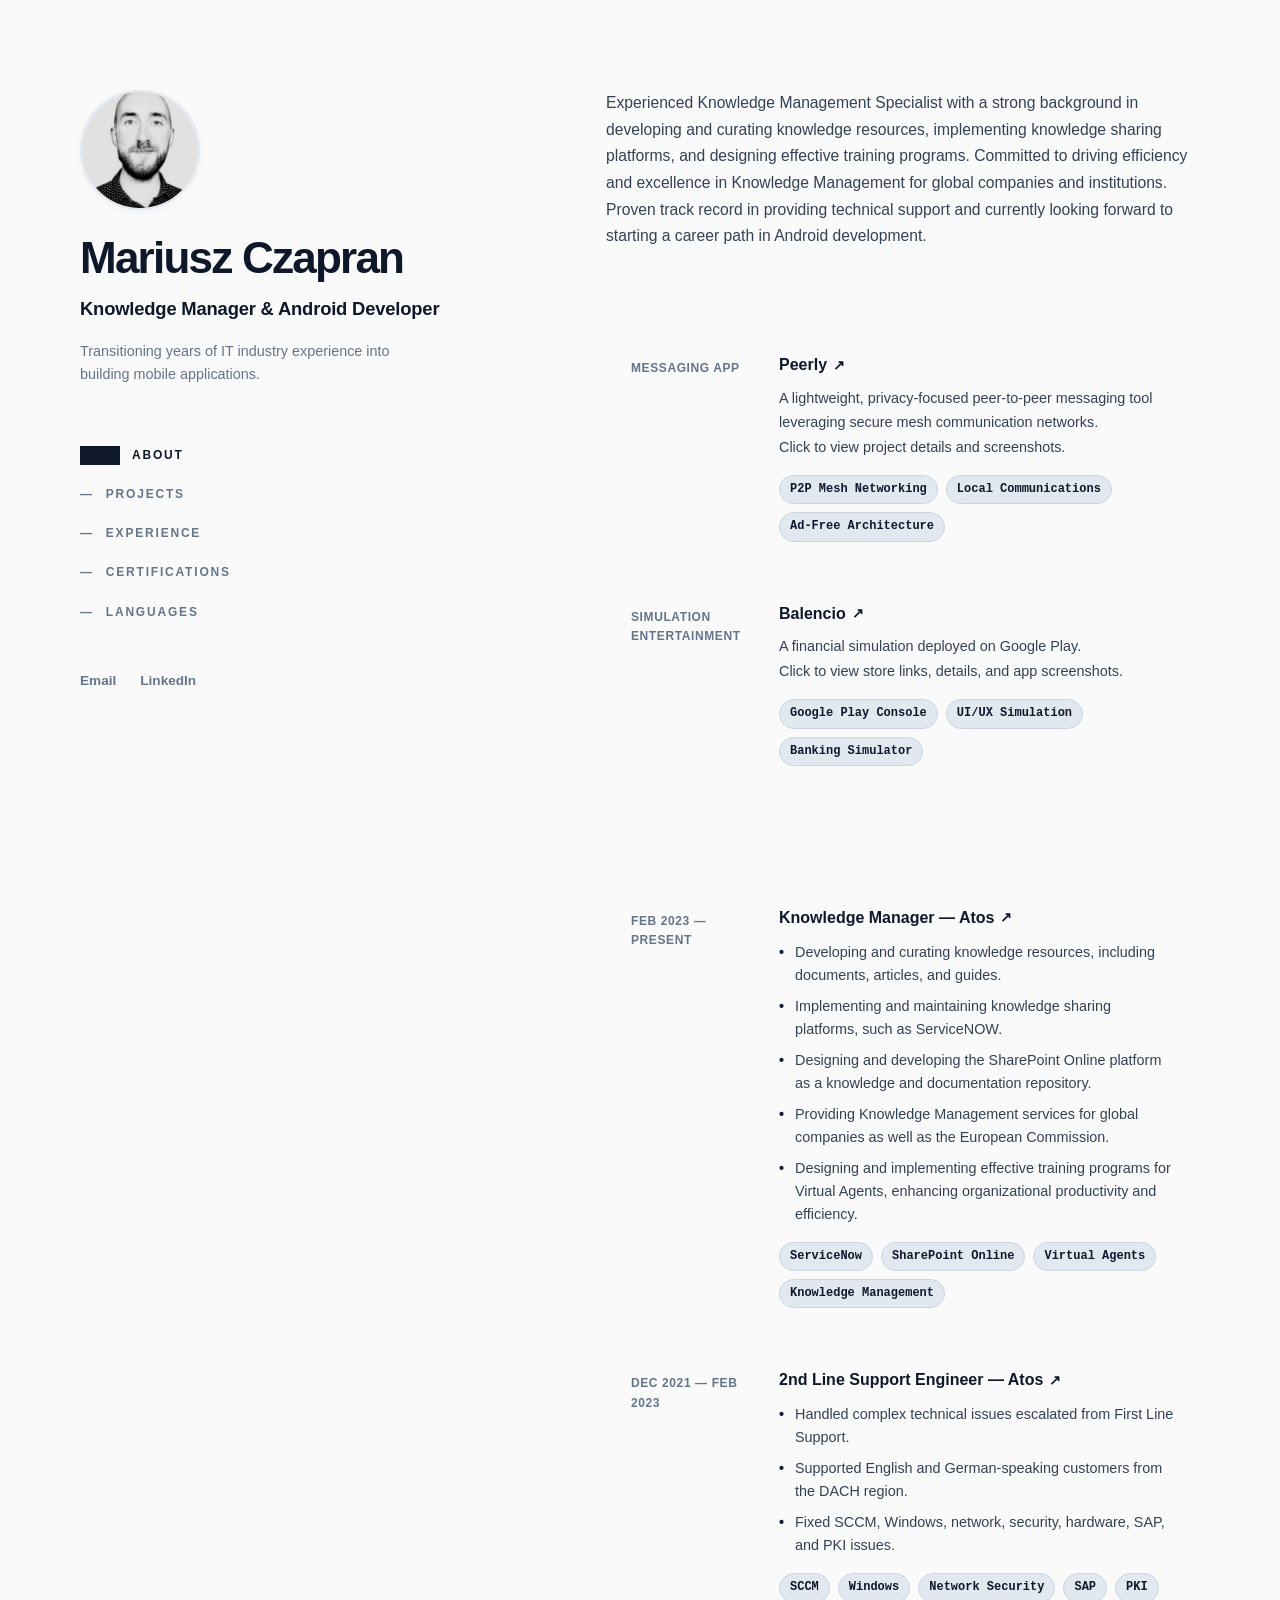
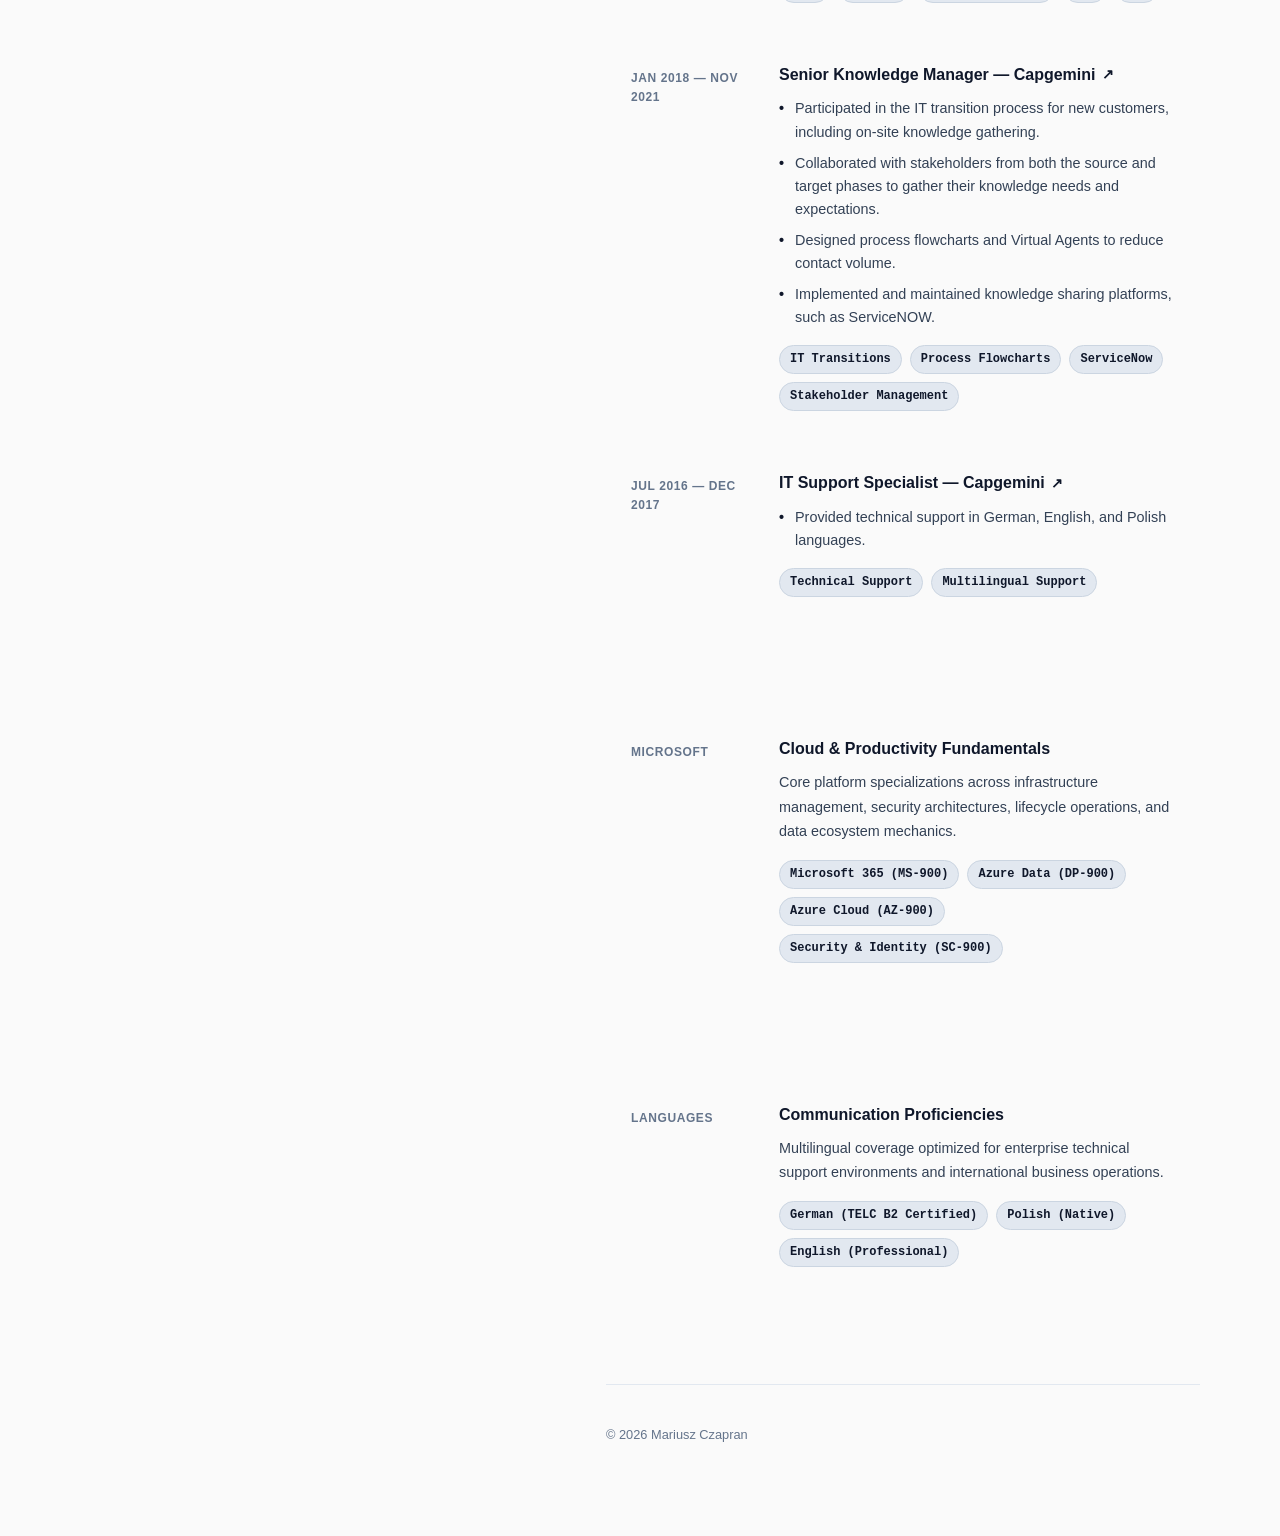
<file: index.html>
<!DOCTYPE html>
<html lang="en">
<head>
    <meta charset="UTF-8">
    <meta name="viewport" content="width=device-width, initial-scale=1.0">
    <title>Mariusz Czapran — Knowledge Manager & Android Developer</title>
    <link rel="stylesheet" href="style.css">
</head>
<body>
    <div class="container">
        <!-- LEFT COLUMN: Fixed Header & Navigation -->
        <header class="left-column">
            <div class="header-main-content">
                <!-- Profile Photo Container -->
                <div class="profile-photo-container">
                    <img src="profile.jpg" alt="Mariusz Czapran" class="profile-photo">
                </div>

                <h1 class="name">Mariusz Czapran</h1>
                <h2 class="title">Knowledge Manager & Android Developer</h2>
                <p class="tagline">Transitioning years of IT industry experience into building mobile applications.</p>
                
                <!-- Expanded Navigation Links -->
                <nav class="nav-links">
                    <a href="#about" class="active"><span>—</span> ABOUT</a>
                    <a href="#projects"><span>—</span> PROJECTS</a>
                    <a href="#experience"><span>—</span> EXPERIENCE</a>
                    <a href="#certificates"><span>—</span> CERTIFICATIONS</a>
                    <a href="#languages"><span>—</span> LANGUAGES</a>
                </nav>

                <!-- TEXT-ONLY SOCIALS (Moved to Left Side) -->
                <div class="sidebar-socials">
                    <a href="mailto:marius.czapran@gmail.com">Email</a>
                    <a href="https://www.linkedin.com/in/mariusz-czapran-a88204319/" target="_blank">LinkedIn</a>
                </div>
            </div>
        </header>

        <!-- RIGHT COLUMN: Scrollable Content -->
        <main class="right-column">
            
            <!-- ABOUT SECTION -->
            <section id="about" class="content-section">
                <p>
                    Experienced Knowledge Management Specialist with a strong background in developing and curating knowledge resources, implementing knowledge sharing platforms, and designing effective training programs. Committed to driving efficiency and excellence in Knowledge Management for global companies and institutions. Proven track record in providing technical support and currently looking forward to starting a career path in Android development.
                </p>
            </section>

            <!-- PROJECTS SECTION -->
            <section id="projects" class="content-section">
                <!-- Peerly -->
                <div class="card" onclick="window.location.href='peerly.html'">
                    <div class="card-date">Messaging App</div>
                    <div class="card-content">
                        <h3>Peerly<span>↗</span></h3>
                        <p>A lightweight, privacy-focused peer-to-peer messaging tool leveraging secure mesh communication networks. <br>Click to view project details and screenshots.</p>
                        <div class="tags">
                            <span>P2P Mesh Networking</span>
                            <span>Local Communications</span>
                            <span>Ad-Free Architecture</span>
                        </div>
                    </div>
                </div>

                <!-- Balencio -->
                <div class="card" onclick="window.location.href='balencio.html'">
                    <div class="card-date">Simulation Entertainment</div>
                    <div class="card-content">
                        <h3>Balencio <span>↗</span></h3>
                        <p>A financial simulation deployed on Google Play. <br>Click to view store links, details, and app screenshots.</p>
                        <div class="tags">
                            <span>Google Play Console</span>
                            <span>UI/UX Simulation</span>
                            <span>Banking Simulator</span>
                        </div>
                    </div>
                </div>
            </section>

            <!-- EXPERIENCE SECTION -->
            <section id="experience" class="content-section">
                <!-- Atos - KM -->
                <div class="card">
                    <div class="card-date">Feb 2023 — Present</div>
                    <div class="card-content">
                        <h3>Knowledge Manager — Atos <span>↗</span></h3>
                        <ul class="role-bullets">
                            <li>Developing and curating knowledge resources, including documents, articles, and guides.</li>
                            <li>Implementing and maintaining knowledge sharing platforms, such as ServiceNOW.</li>
                            <li>Designing and developing the SharePoint Online platform as a knowledge and documentation repository.</li>
                            <li>Providing Knowledge Management services for global companies as well as the European Commission.</li>
                            <li>Designing and implementing effective training programs for Virtual Agents, enhancing organizational productivity and efficiency.</li>
                        </ul>
                        <div class="tags">
                            <span>ServiceNow</span>
                            <span>SharePoint Online</span>
                            <span>Virtual Agents</span>
                            <span>Knowledge Management</span>
                        </div>
                    </div>
                </div>

                <!-- Atos - 2nd Line -->
                <div class="card">
                    <div class="card-date">Dec 2021 — Feb 2023</div>
                    <div class="card-content">
                        <h3>2nd Line Support Engineer — Atos <span>↗</span></h3>
                        <ul class="role-bullets">
                            <li>Handled complex technical issues escalated from First Line Support.</li>
                            <li>Supported English and German-speaking customers from the DACH region.</li>
                            <li>Fixed SCCM, Windows, network, security, hardware, SAP, and PKI issues.</li>
                        </ul>
                        <div class="tags">
                            <span>SCCM</span>
                            <span>Windows</span>
                            <span>Network Security</span>
                            <span>SAP</span>
                            <span>PKI</span>
                        </div>
                    </div>
                </div>

                <!-- Capgemini - Senior KM -->
                <div class="card">
                    <div class="card-date">Jan 2018 — Nov 2021</div>
                    <div class="card-content">
                        <h3>Senior Knowledge Manager — Capgemini <span>↗</span></h3>
                        <ul class="role-bullets">
                            <li>Participated in the IT transition process for new customers, including on-site knowledge gathering.</li>
                            <li>Collaborated with stakeholders from both the source and target phases to gather their knowledge needs and expectations.</li>
                            <li>Designed process flowcharts and Virtual Agents to reduce contact volume.</li>
                            <li>Implemented and maintained knowledge sharing platforms, such as ServiceNOW.</li>
                        </ul>
                        <div class="tags">
                            <span>IT Transitions</span>
                            <span>Process Flowcharts</span>
                            <span>ServiceNow</span>
                            <span>Stakeholder Management</span>
                        </div>
                    </div>
                </div>

                <!-- Capgemini - Support -->
                <div class="card">
                    <div class="card-date">Jul 2016 — Dec 2017</div>
                    <div class="card-content">
                        <h3>IT Support Specialist — Capgemini <span>↗</span></h3>
                        <ul class="role-bullets">
                            <li>Provided technical support in German, English, and Polish languages.</li>
                        </ul>
                        <div class="tags">
                            <span>Technical Support</span>
                            <span>Multilingual Support</span>
                        </div>
                    </div>
                </div>
            </section>

            <!-- CERTIFICATIONS SECTION -->
            <section id="certificates" class="content-section">
                <div class="card unclickable">
                    <div class="card-date">Microsoft</div>
                    <div class="card-content">
                        <h3>Cloud & Productivity Fundamentals</h3>
                        <p>Core platform specializations across infrastructure management, security architectures, lifecycle operations, and data ecosystem mechanics.</p>
                        <div class="tags">
                            <span>Microsoft 365 (MS-900)</span>
                            <span>Azure Data (DP-900)</span>
                            <span>Azure Cloud (AZ-900)</span>
                            <span>Security & Identity (SC-900)</span>
                        </div>
                    </div>
                </div>
            </section>

            <!-- LANGUAGES SECTION -->
            <section id="languages" class="content-section">
                <div class="card unclickable">
                    <div class="card-date">Languages</div>
                    <div class="card-content">
                        <h3>Communication Proficiencies</h3>
                        <p>Multilingual coverage optimized for enterprise technical support environments and international business operations.</p>
                        <div class="tags">
                            <span>German (TELC B2 Certified)</span>
                            <span>Polish (Native)</span>
                            <span>English (Professional)</span>
                        </div>
                    </div>
                </div>
            </section>

            <!-- FOOTER -->
            <footer class="site-footer">
                <p>© 2026 Mariusz Czapran</p>
            </footer>
        </main>
    </div>

    <!-- Active Section Tracking Script -->
    <script>
        const sections = document.querySelectorAll('.content-section');
        const navLinks = document.querySelectorAll('.nav-links a');

        window.addEventListener('scroll', () => {
            let current = '';
            sections.forEach(section => {
                const sectionTop = section.offsetTop;
                if (pageYOffset >= sectionTop - 180) {
                    current = section.getAttribute('id');
                }
            });

            navLinks.forEach(link => {
                link.classList.remove('active');
                if (link.getAttribute('href') === `#${current}`) {
                    link.classList.add('active');
                }
            });
        });
    </script>
</body>
</html>
</file>
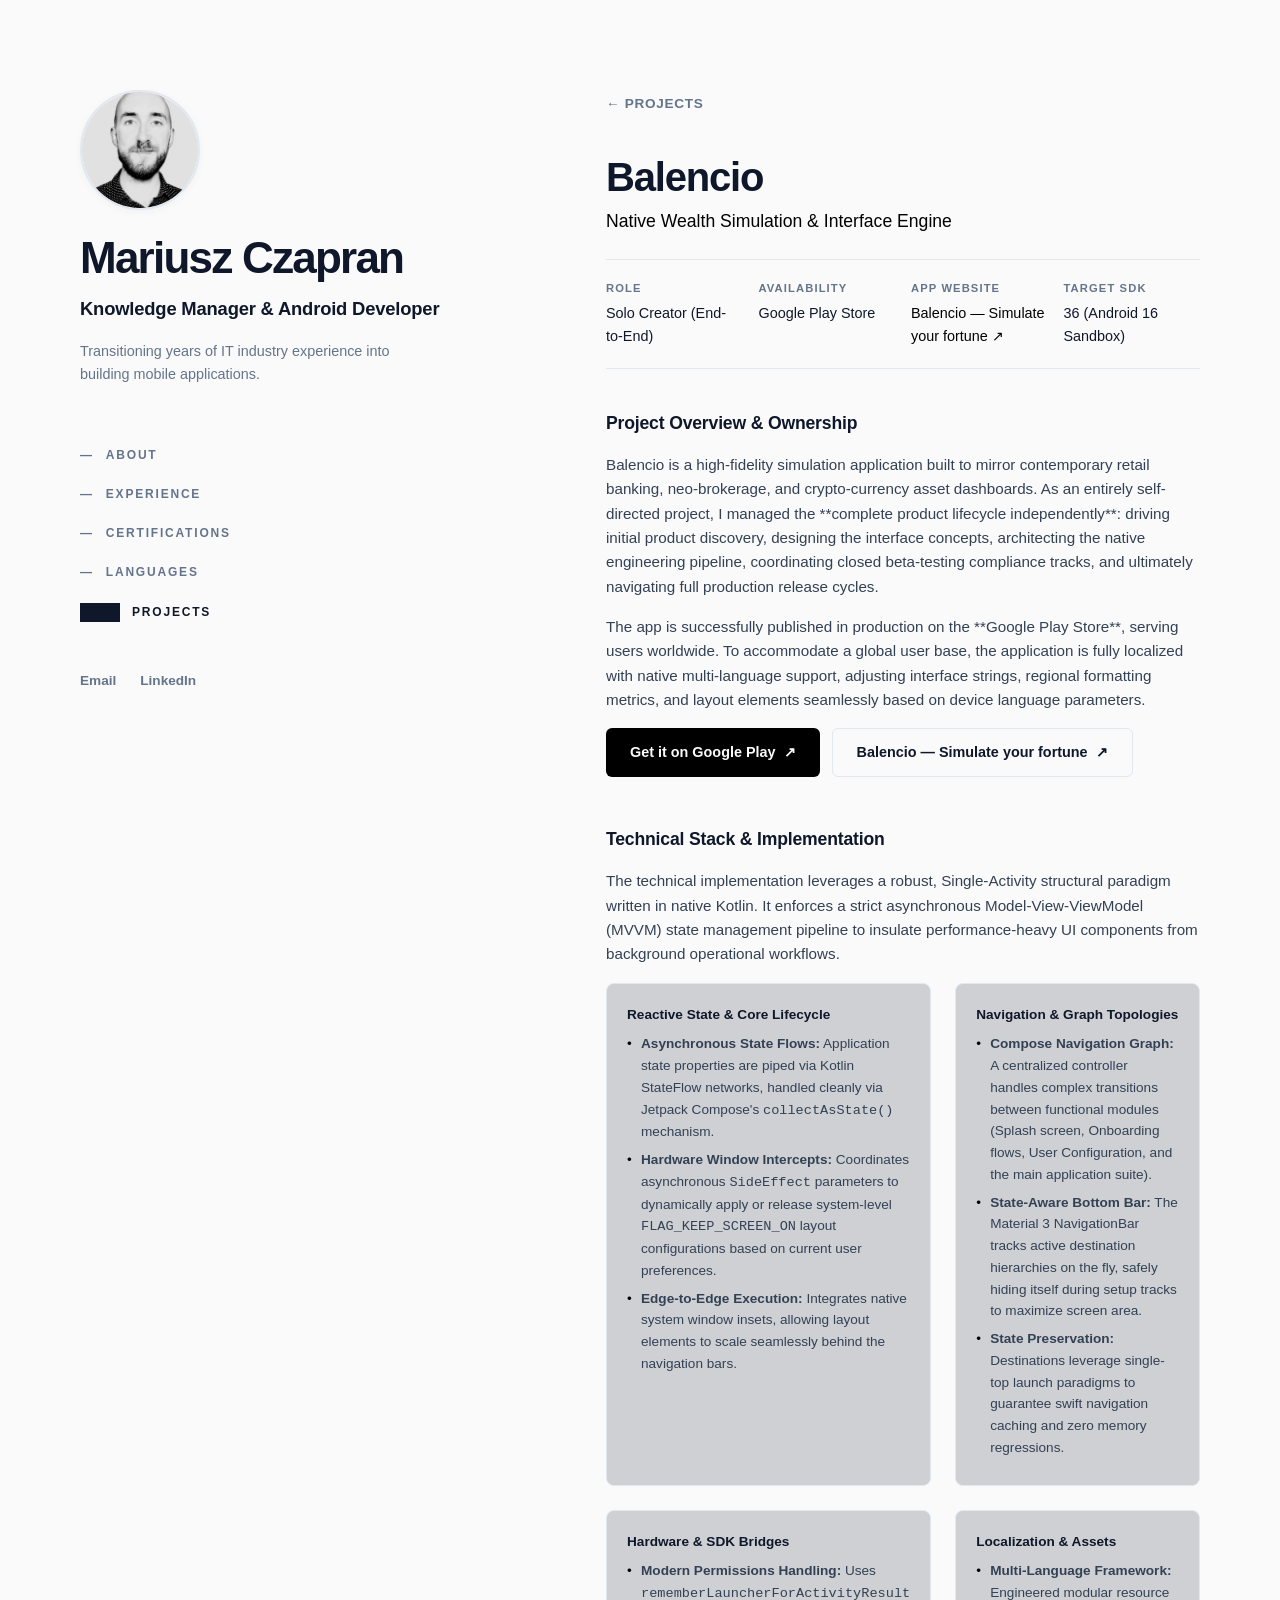
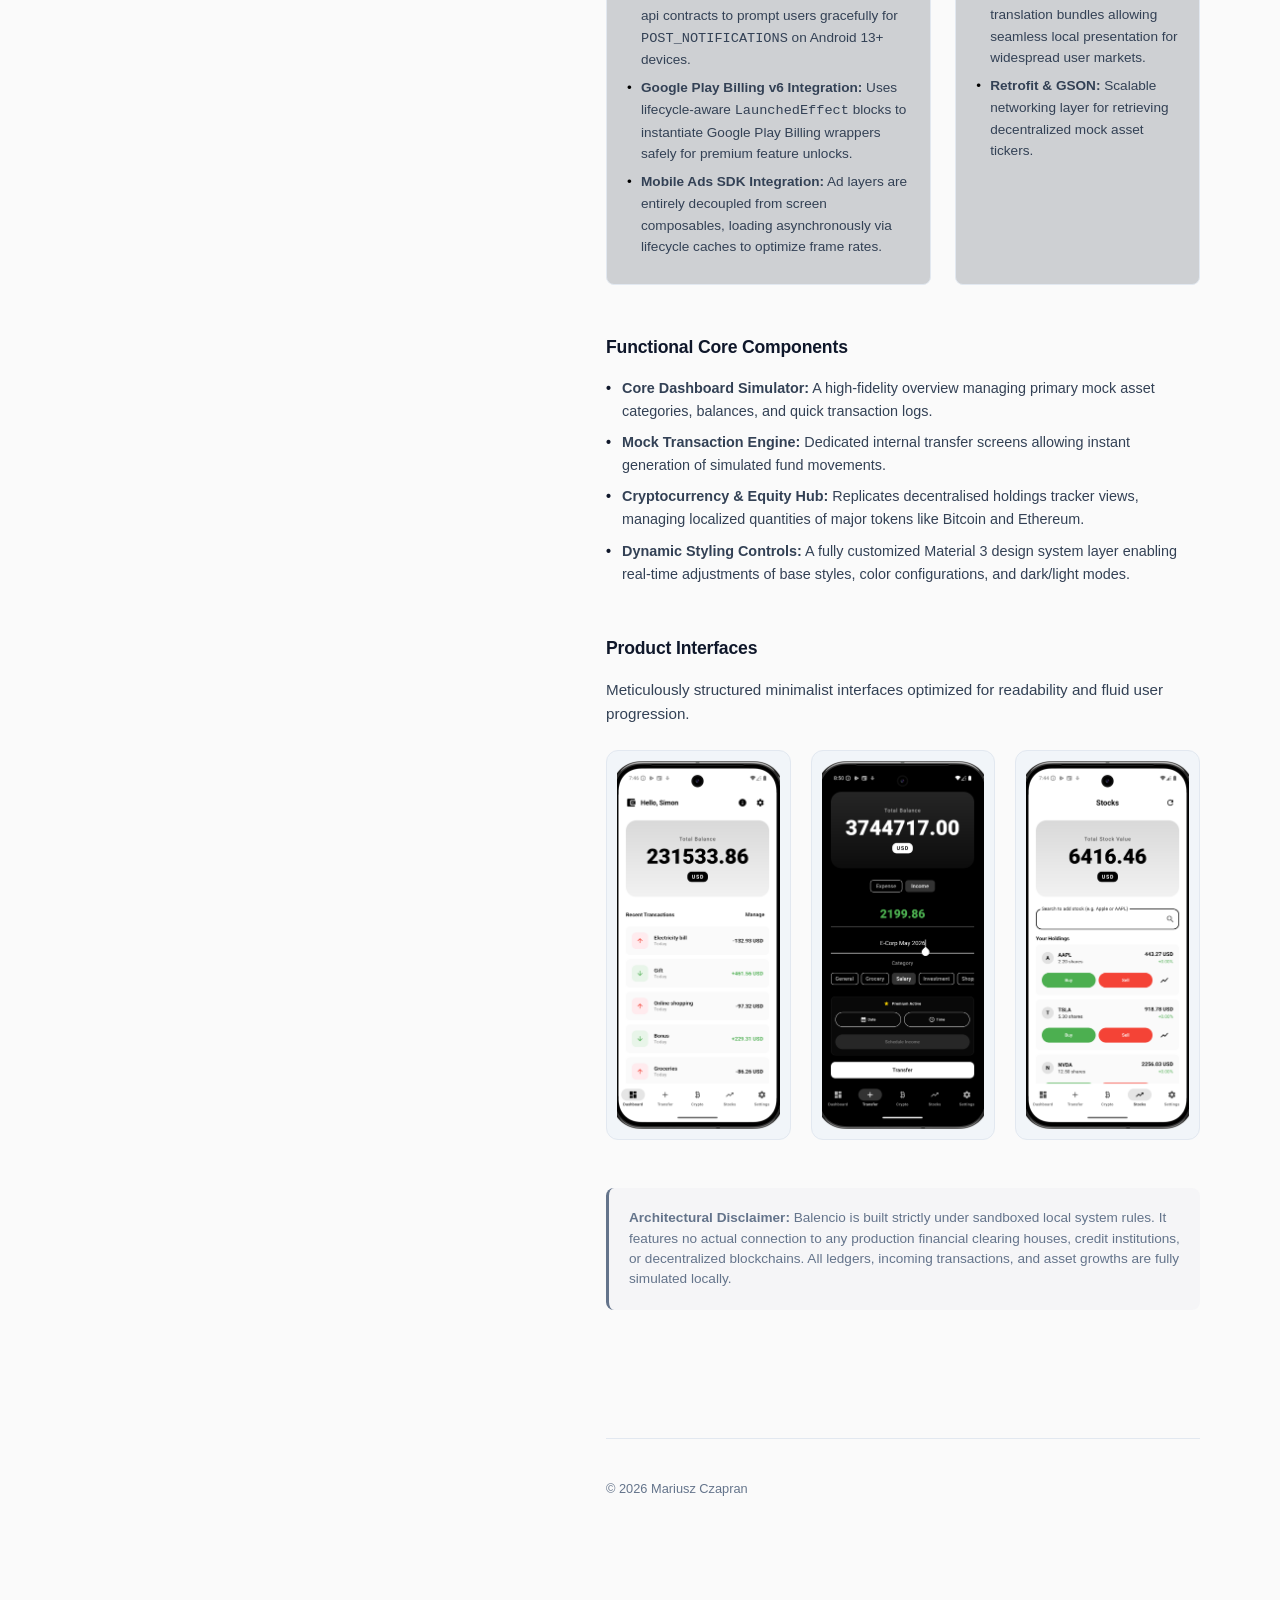
<file: balencio.html>
<!DOCTYPE html>
<html lang="en">
<head>
    <meta charset="UTF-8">
    <meta name="viewport" content="width=device-width, initial-scale=1.0">
    <title>Balencio — Simulate your fortune</title>
    <link rel="stylesheet" href="style.css">
    <style>
        /* Project Page Specific Layout Overrides */
        .project-back-link {
            display: inline-flex;
            align-items: center;
            gap: 8px;
            color: var(--text-muted);
            text-decoration: none;
            font-size: 0.85rem;
            font-weight: 600;
            letter-spacing: 0.05em;
            margin-bottom: 40px;
            transition: color 0.2s ease;
        }
        .project-back-link:hover {
            color: var(--text-primary);
        }
        .project-title {
            font-size: 2.5rem;
            color: var(--text-primary);
            font-weight: 700;
            letter-spacing: -0.03em;
            line-height: 1.1;
            margin-bottom: 8px;
        }
        .project-subtitle {
            font-size: 1.1rem;
            color: var(--accent-color);
            font-weight: 500;
            margin-bottom: 24px;
        }
        .meta-details-grid {
            display: grid;
            grid-template-columns: repeat(4, 1fr);
            gap: 16px;
            padding: 20px 0;
            border-top: 1px solid var(--border-color);
            border-bottom: 1px solid var(--border-color);
            margin-bottom: 40px;
        }
        .meta-item h4 {
            font-size: 0.7rem;
            letter-spacing: 0.1em;
            text-transform: uppercase;
            color: var(--text-muted);
            margin-bottom: 4px;
        }
        .meta-item p, .meta-item a {
            font-size: 0.9rem;
            color: var(--text-primary);
            font-weight: 500;
        }
        .meta-item a {
            text-decoration: none;
            color: var(--accent-color);
            transition: opacity 0.2s ease;
        }
        .meta-item a:hover {
            opacity: 0.8;
            text-decoration: underline;
        }
        .project-section {
            margin-bottom: 48px;
        }
        .project-section h3 {
            font-size: 1.1rem;
            color: var(--text-primary);
            font-weight: 600;
            margin-bottom: 16px;
            letter-spacing: -0.01em;
        }
        .project-section p {
            font-size: 0.95rem;
            color: var(--text-secondary);
            margin-bottom: 16px;
        }
        .screenshot-gallery {
            display: grid;
            grid-template-columns: repeat(3, 1fr);
            gap: 20px;
            margin-top: 24px;
        }
        .screenshot-frame {
            background-color: var(--card-hover);
            border: 1px solid var(--border-color);
            border-radius: 12px;
            padding: 10px;
            transition: border-color 0.3s ease;
            display: flex;
            justify-content: center;
            align-items: center;
            overflow: hidden;
            aspect-ratio: 9 / 19;
        }
        .screenshot-frame:hover {
            border-color: var(--border-hover);
        }
        .screenshot-frame img {
            width: 100%;
            height: 100%;
            object-fit: cover;
            border-radius: 6px;
        }
        .tech-spec-grid {
            display: grid;
            grid-template-columns: 1fr 1fr;
            gap: 24px;
            margin-top: 16px;
        }
        .spec-card {
            background: rgba(30, 41, 59, 0.2);
            border: 1px solid var(--border-color);
            border-radius: 8px;
            padding: 20px;
        }
        .spec-card h5 {
            font-size: 0.85rem;
            color: var(--text-primary);
            margin-bottom: 8px;
            font-weight: 600;
        }
        .spec-card ul {
            list-style: none;
            padding: 0;
        }
        .spec-card ul li {
            font-size: 0.85rem;
            color: var(--text-secondary);
            margin-bottom: 6px;
            padding-left: 14px;
            position: relative;
        }
        .spec-card ul li::before {
            content: "•";
            color: var(--accent-color);
            position: absolute;
            left: 0;
        }
        .action-buttons {
            display: flex;
            gap: 12px;
            flex-wrap: wrap;
            margin-top: 16px;
        }
        .play-store-btn {
            display: inline-flex;
            align-items: center;
            gap: 8px;
            color: var(--bg-color);
            background-color: var(--accent-color);
            text-decoration: none;
            font-size: 0.9rem;
            font-weight: 600;
            padding: 12px 24px;
            border-radius: 6px;
            transition: all 0.2s ease;
        }
        .play-store-btn:hover {
            opacity: 0.9;
            transform: translateY(-2px);
        }
        .website-btn {
            display: inline-flex;
            align-items: center;
            gap: 8px;
            color: var(--text-primary);
            background-color: transparent;
            border: 1px solid var(--border-color);
            text-decoration: none;
            font-size: 0.9rem;
            font-weight: 600;
            padding: 12px 24px;
            border-radius: 6px;
            transition: all 0.2s ease;
        }
        .website-btn:hover {
            border-color: var(--border-hover);
            background-color: var(--card-hover);
            transform: translateY(-2px);
        }
        @media (max-width: 900px) {
            .meta-details-grid { grid-template-columns: 1fr 1fr; gap: 20px; }
            .tech-spec-grid { grid-template-columns: 1fr; }
            .screenshot-gallery { grid-template-columns: 1fr; }
        }
    </style>
</head>
<body>
    <div class="container">
        <header class="left-column">
            <div class="header-main-content">
                <div class="profile-photo-container">
                    <img src="profile.jpg" alt="Mariusz Czapran" class="profile-photo">
                </div>
                <h1 class="name">Mariusz Czapran</h1>
                <h2 class="title">Knowledge Manager & Android Developer</h2>
                <p class="tagline">Transitioning years of IT industry experience into building mobile applications.</p>
                
                <nav class="nav-links">
                    <a href="index.html#about"><span>—</span> ABOUT</a>
                    <a href="index.html#experience"><span>—</span> EXPERIENCE</a>
                    <a href="index.html#certificates"><span>—</span> CERTIFICATIONS</a>
                    <a href="index.html#languages"><span>—</span> LANGUAGES</a>
                    <a href="index.html#projects" class="active"><span>—</span> PROJECTS</a>
                </nav>

                <div class="sidebar-socials">
                    <a href="mailto:marius.czapran@gmail.com">Email</a>
                    <a href="https://www.linkedin.com/in/mariusz-czapran-a88204319/" target="_blank">LinkedIn</a>
                </div>
            </div>
        </header>

        <main class="right-column">
            <div>
                <a href="index.html#projects" class="project-back-link">← PROJECTS</a>
                <h1 class="project-title">Balencio</h1>
                <div class="project-subtitle">Native Wealth Simulation & Interface Engine</div>
                
                <div class="meta-details-grid">
                    <div class="meta-item">
                        <h4>Role</h4>
                        <p>Solo Creator (End-to-End)</p>
                    </div>
                    <div class="meta-item">
                        <h4>Availability</h4>
                        <p>Google Play Store</p>
                    </div>
                    <div class="meta-item">
                        <h4>App Website</h4>
                        <p><a href="https://mariusz-czapran.github.io/balencio/" target="_blank">Balencio — Simulate your fortune ↗</a></p>
                    </div>
                    <div class="meta-item">
                        <h4>Target SDK</h4>
                        <p>36 (Android 16 Sandbox)</p>
                    </div>
                </div>

                <div class="project-section">
                    <h3>Project Overview & Ownership</h3>
                    <p>
                        Balencio is a high-fidelity simulation application built to mirror contemporary retail banking, neo-brokerage, and crypto-currency asset dashboards. As an entirely self-directed project, I managed the **complete product lifecycle independently**: driving initial product discovery, designing the interface concepts, architecting the native engineering pipeline, coordinating closed beta-testing compliance tracks, and ultimately navigating full production release cycles.
                    </p>
                    <p>
                        The app is successfully published in production on the **Google Play Store**, serving users worldwide. To accommodate a global user base, the application is fully localized with native multi-language support, adjusting interface strings, regional formatting metrics, and layout elements seamlessly based on device language parameters.
                    </p>
                    <div class="action-buttons">
                        <a href="https://play.google.com/store/apps/details?id=com.balencio.app" target="_blank" class="play-store-btn">
                            Get it on Google Play <span>↗</span>
                        </a>
                        <a href="https://mariusz-czapran.github.io/balencio/" target="_blank" class="website-btn">
                            Balencio — Simulate your fortune <span>↗</span>
                        </a>
                    </div>
                </div>

                <div class="project-section">
                    <h3>Technical Stack & Implementation</h3>
                    <p>
                        The technical implementation leverages a robust, Single-Activity structural paradigm written in native Kotlin. It enforces a strict asynchronous Model-View-ViewModel (MVVM) state management pipeline to insulate performance-heavy UI components from background operational workflows.
                    </p>

                    <div class="tech-spec-grid">
                        <div class="spec-card">
                            <h5>Reactive State & Core Lifecycle</h5>
                            <ul>
                                <li><strong>Asynchronous State Flows:</strong> Application state properties are piped via Kotlin StateFlow networks, handled cleanly via Jetpack Compose's <code>collectAsState()</code> mechanism.</li>
                                <li><strong>Hardware Window Intercepts:</strong> Coordinates asynchronous <code>SideEffect</code> parameters to dynamically apply or release system-level <code>FLAG_KEEP_SCREEN_ON</code> layout configurations based on current user preferences.</li>
                                <li><strong>Edge-to-Edge Execution:</strong> Integrates native system window insets, allowing layout elements to scale seamlessly behind the navigation bars.</li>
                            </ul>
                        </div>
                        <div class="spec-card">
                            <h5>Navigation & Graph Topologies</h5>
                            <ul>
                                <li><strong>Compose Navigation Graph:</strong> A centralized controller handles complex transitions between functional modules (Splash screen, Onboarding flows, User Configuration, and the main application suite).</li>
                                <li><strong>State-Aware Bottom Bar:</strong> The Material 3 NavigationBar tracks active destination hierarchies on the fly, safely hiding itself during setup tracks to maximize screen area.</li>
                                <li><strong>State Preservation:</strong> Destinations leverage single-top launch paradigms to guarantee swift navigation caching and zero memory regressions.</li>
                            </ul>
                        </div>
                        <div class="spec-card">
                            <h5>Hardware & SDK Bridges</h5>
                            <ul>
                                <li><strong>Modern Permissions Handling:</strong> Uses <code>rememberLauncherForActivityResult</code> api contracts to prompt users gracefully for <code>POST_NOTIFICATIONS</code> on Android 13+ devices.</li>
                                <li><strong>Google Play Billing v6 Integration:</strong> Uses lifecycle-aware <code>LaunchedEffect</code> blocks to instantiate Google Play Billing wrappers safely for premium feature unlocks.</li>
                                <li><strong>Mobile Ads SDK Integration:</strong> Ad layers are entirely decoupled from screen composables, loading asynchronously via lifecycle caches to optimize frame rates.</li>
                            </ul>
                        </div>
                        <div class="spec-card">
                            <h5>Localization & Assets</h5>
                            <ul>
                                <li><strong>Multi-Language Framework:</strong> Engineered modular resource translation bundles allowing seamless local presentation for widespread user markets.</li>
                                <li><strong>Retrofit & GSON:</strong> Scalable networking layer for retrieving decentralized mock asset tickers.</li>
                            </ul>
                        </div>
                    </div>
                </div>

                <div class="project-section">
                    <h3>Functional Core Components</h3>
                    <ul class="role-bullets">
                        <li><strong>Core Dashboard Simulator:</strong> A high-fidelity overview managing primary mock asset categories, balances, and quick transaction logs.</li>
                        <li><strong>Mock Transaction Engine:</strong> Dedicated internal transfer screens allowing instant generation of simulated fund movements.</li>
                        <li><strong>Cryptocurrency & Equity Hub:</strong> Replicates decentralised holdings tracker views, managing localized quantities of major tokens like Bitcoin and Ethereum.</li>
                        <li><strong>Dynamic Styling Controls:</strong> A fully customized Material 3 design system layer enabling real-time adjustments of base styles, color configurations, and dark/light modes.</li>
                    </ul>
                </div>

                <div class="project-section">
                    <h3>Product Interfaces</h3>
                    <p>Meticulously structured minimalist interfaces optimized for readability and fluid user progression.</p>
                    
                    <div class="screenshot-gallery">
                        <div class="screenshot-frame">
                            <img src="balencio_screen1.png" alt="Balencio Dashboard Balance Simulator Interface">
                        </div>
                        <div class="screenshot-frame">
                            <img src="balencio_screen5.png" alt="Balencio Schedule Income">
                        </div>
                        <div class="screenshot-frame">
                            <img src="balencio_screen3.png" alt="Balencio Stocks Portfolio">
                        </div>
                    </div>
                </div>

                <div class="project-section" style="margin-top: 40px; padding: 20px; background-color: rgba(148,163,184,0.05); border-radius: 8px; border-left: 3px solid var(--text-muted);">
                    <p style="font-size: 0.85rem; color: var(--text-muted); margin: 0; line-height: 1.5;">
                        <strong>Architectural Disclaimer:</strong> Balencio is built strictly under sandboxed local system rules. It features no actual connection to any production financial clearing houses, credit institutions, or decentralized blockchains. All ledgers, incoming transactions, and asset growths are fully simulated locally.
                    </p>
                </div>

            </div>

            <footer class="site-footer">
                <p>© 2026 Mariusz Czapran</p>
            </footer>
        </main>
    </div>
</body>
</html>
</file>
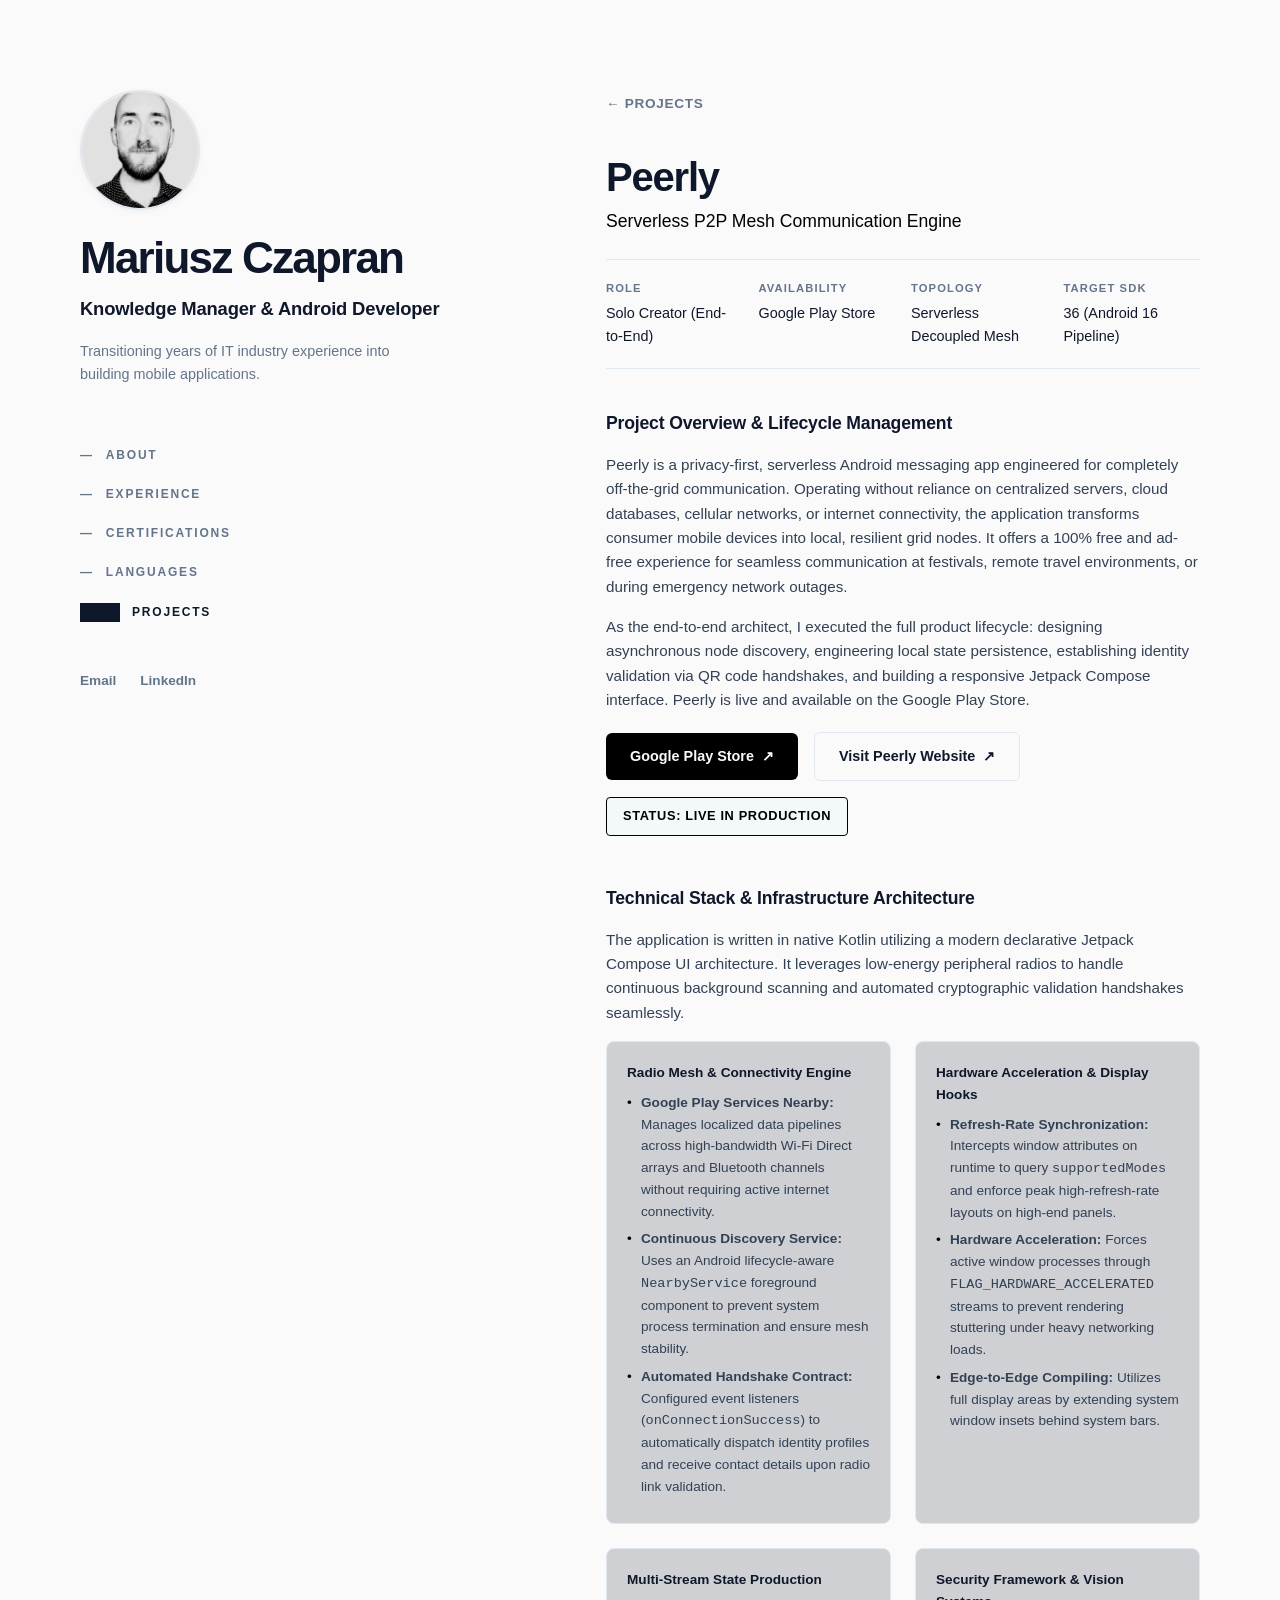
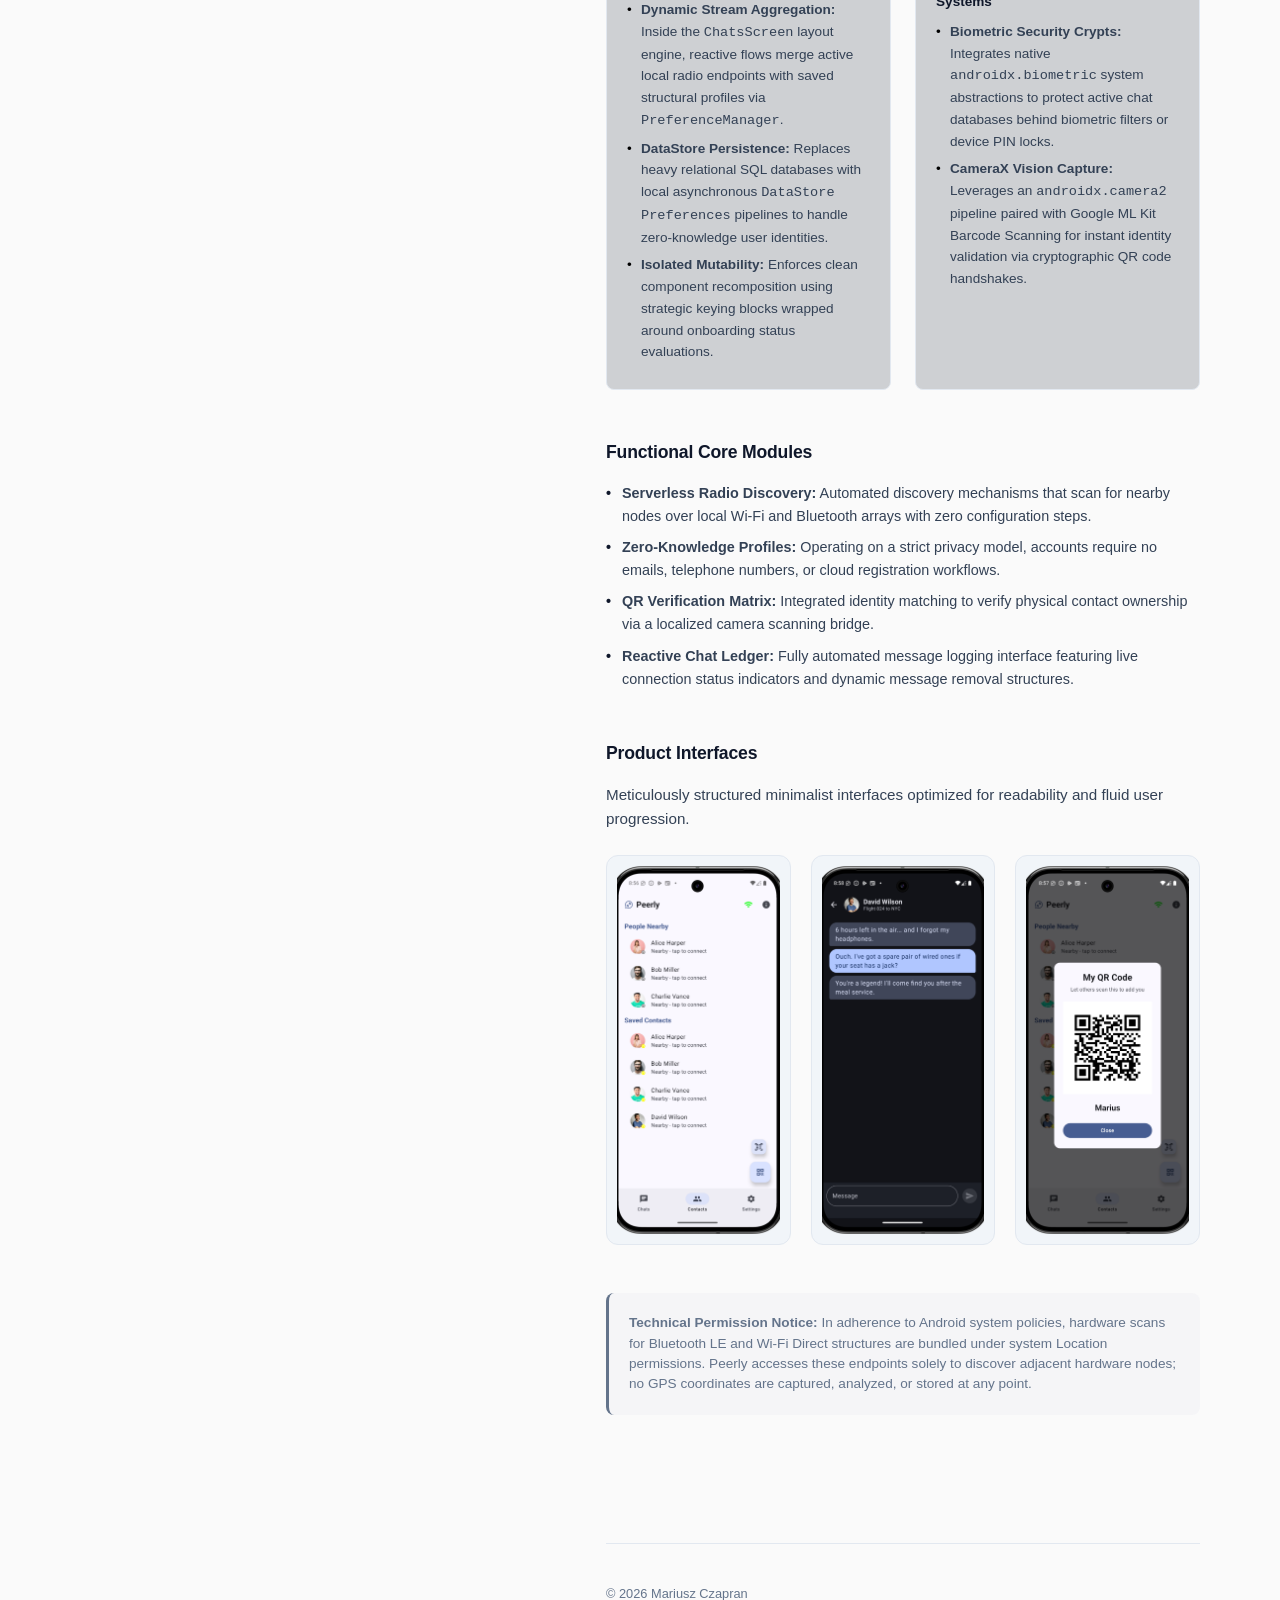
<file: peerly.html>
<!DOCTYPE html>
<html lang="en">
<head>
    <meta charset="UTF-8">
    <meta name="viewport" content="width=device-width, initial-scale=1.0">
    <title>Peerly</title>
    <link rel="stylesheet" href="style.css">
    <style>
        /* Project Page Specific Layout Overrides */
        .project-back-link {
            display: inline-flex;
            align-items: center;
            gap: 8px;
            color: var(--text-muted);
            text-decoration: none;
            font-size: 0.85rem;
            font-weight: 600;
            letter-spacing: 0.05em;
            margin-bottom: 40px;
            transition: color 0.2s ease;
        }
        .project-back-link:hover {
            color: var(--text-primary);
        }
        .project-title {
            font-size: 2.5rem;
            color: var(--text-primary);
            font-weight: 700;
            letter-spacing: -0.03em;
            line-height: 1.1;
            margin-bottom: 8px;
        }
        .project-subtitle {
            font-size: 1.1rem;
            color: var(--accent-color);
            font-weight: 500;
            margin-bottom: 24px;
        }
        .meta-details-grid {
            display: grid;
            grid-template-columns: repeat(4, 1fr);
            gap: 16px;
            padding: 20px 0;
            border-top: 1px solid var(--border-color);
            border-bottom: 1px solid var(--border-color);
            margin-bottom: 40px;
        }
        .meta-item h4 {
            font-size: 0.7rem;
            letter-spacing: 0.1em;
            text-transform: uppercase;
            color: var(--text-muted);
            margin-bottom: 4px;
        }
        .meta-item p {
            font-size: 0.9rem;
            color: var(--text-primary);
            font-weight: 500;
        }
        .project-section {
            margin-bottom: 48px;
        }
        .project-section h3 {
            font-size: 1.1rem;
            color: var(--text-primary);
            font-weight: 600;
            margin-bottom: 16px;
            letter-spacing: -0.01em;
        }
        .project-section p {
            font-size: 0.95rem;
            color: var(--text-secondary);
            margin-bottom: 16px;
        }
        .screenshot-gallery {
            display: grid;
            grid-template-columns: repeat(3, 1fr);
            gap: 20px;
            margin-top: 24px;
        }
        .screenshot-frame {
            background-color: var(--card-hover);
            border: 1px solid var(--border-color);
            border-radius: 12px;
            padding: 10px;
            transition: border-color 0.3s ease;
            display: flex;
            justify-content: center;
            align-items: center;
            overflow: hidden;
            aspect-ratio: 9 / 19;
        }
        .screenshot-frame:hover {
            border-color: var(--border-hover);
        }
        .screenshot-frame img {
            width: 100%;
            height: 100%;
            object-fit: cover;
            border-radius: 6px;
        }
        .tech-spec-grid {
            display: grid;
            grid-template-columns: 1fr 1fr;
            gap: 24px;
            margin-top: 16px;
        }
        .spec-card {
            background: rgba(30, 41, 59, 0.2);
            border: 1px solid var(--border-color);
            border-radius: 8px;
            padding: 20px;
        }
        .spec-card h5 {
            font-size: 0.85rem;
            color: var(--text-primary);
            margin-bottom: 8px;
            font-weight: 600;
        }
        .spec-card ul {
            list-style: none;
            padding: 0;
        }
        .spec-card ul li {
            font-size: 0.85rem;
            color: var(--text-secondary);
            margin-bottom: 6px;
            padding-left: 14px;
            position: relative;
        }
        .spec-card ul li::before {
            content: "•";
            color: var(--accent-color);
            position: absolute;
            left: 0;
        }
        .testing-badge {
            display: inline-flex;
            align-items: center;
            gap: 8px;
            color: var(--accent-color);
            border: 1px solid var(--accent-color);
            background: rgba(94, 234, 212, 0.05);
            font-size: 0.8rem;
            font-weight: 600;
            padding: 8px 16px;
            border-radius: 4px;
            letter-spacing: 0.05em;
            text-transform: uppercase;
        }
        .download-btn {
            display: inline-flex;
            align-items: center;
            gap: 8px;
            color: var(--bg-color);
            background-color: var(--accent-color);
            text-decoration: none;
            font-size: 0.9rem;
            font-weight: 600;
            padding: 12px 24px;
            border-radius: 6px;
            transition: all 0.2s ease;
        }
        .download-btn:hover {
            opacity: 0.9;
            transform: translateY(-2px);
        }
        .secondary-btn {
            display: inline-flex;
            align-items: center;
            gap: 8px;
            color: var(--text-primary);
            border: 1px solid var(--border-color);
            background-color: transparent;
            text-decoration: none;
            font-size: 0.9rem;
            font-weight: 600;
            padding: 12px 24px;
            border-radius: 6px;
            transition: all 0.2s ease;
        }
        .secondary-btn:hover {
            border-color: var(--text-primary);
            transform: translateY(-2px);
        }
        @media (max-width: 900px) {
            .meta-details-grid { grid-template-columns: 1fr 1fr; gap: 20px; }
            .tech-spec-grid { grid-template-columns: 1fr; }
            .screenshot-gallery { grid-template-columns: 1fr; }
        }
    </style>
</head>
<body>
    <div class="container">
        <header class="left-column">
            <div class="header-main-content">
                <div class="profile-photo-container">
                    <img src="profile.jpg" alt="Mariusz Czapran" class="profile-photo">
                </div>
                <h1 class="name">Mariusz Czapran</h1>
                <h2 class="title">Knowledge Manager & Android Developer</h2>
                <p class="tagline">Transitioning years of IT industry experience into building mobile applications.</p>
                
                <nav class="nav-links">
                    <a href="index.html#about"><span>—</span> ABOUT</a>
                    <a href="index.html#experience"><span>—</span> EXPERIENCE</a>
                    <a href="index.html#certificates"><span>—</span> CERTIFICATIONS</a>
                    <a href="index.html#languages"><span>—</span> LANGUAGES</a>
                    <a href="index.html#projects" class="active"><span>—</span> PROJECTS</a>
                </nav>

                <div class="sidebar-socials">
                    <a href="mailto:marius.czapran@gmail.com">Email</a>
                    <a href="https://www.linkedin.com/in/mariusz-czapran-a88204319/" target="_blank">LinkedIn</a>
                </div>
            </div>
        </header>

        <main class="right-column">
            <div>
                <a href="index.html#projects" class="project-back-link">← PROJECTS</a>
                <h1 class="project-title">Peerly</h1>
                <div class="project-subtitle">Serverless P2P Mesh Communication Engine</div>
                
                <div class="meta-details-grid">
                    <div class="meta-item">
                        <h4>Role</h4>
                        <p>Solo Creator (End-to-End)</p>
                    </div>
                    <div class="meta-item">
                        <h4>Availability</h4>
                        <p>Google Play Store</p>
                    </div>
                    <div class="meta-item">
                        <h4>Topology</h4>
                        <p>Serverless Decoupled Mesh</p>
                    </div>
                    <div class="meta-item">
                        <h4>Target SDK</h4>
                        <p>36 (Android 16 Pipeline)</p>
                    </div>
                </div>

                <div class="project-section">
                    <h3>Project Overview & Lifecycle Management</h3>
                    <p>
                        Peerly is a privacy-first, serverless Android messaging app engineered for completely off-the-grid communication. Operating without reliance on centralized servers, cloud databases, cellular networks, or internet connectivity, the application transforms consumer mobile devices into local, resilient grid nodes. It offers a 100% free and ad-free experience for seamless communication at festivals, remote travel environments, or during emergency network outages.
                    </p>
                    <p>
                        As the end-to-end architect, I executed the full product lifecycle: designing asynchronous node discovery, engineering local state persistence, establishing identity validation via QR code handshakes, and building a responsive Jetpack Compose interface. Peerly is live and available on the Google Play Store.
                    </p>
                    
                    <div style="display: flex; flex-wrap: wrap; gap: 16px; align-items: center; margin-top: 20px;">
                        <a href="https://play.google.com/store/apps/details?id=com.peerly.app" target="_blank" class="download-btn">
                            Google Play Store <span>↗</span>
                        </a>
                        <a href="https://mariusz-czapran.github.io/peerly/#top" target="_blank" class="secondary-btn">
                            Visit Peerly Website <span>↗</span>
                        </a>
                        <div class="testing-badge">
                            Status: Live in Production
                        </div>
                    </div>
                </div>

                <div class="project-section">
                    <h3>Technical Stack & Infrastructure Architecture</h3>
                    <p>
                        The application is written in native Kotlin utilizing a modern declarative Jetpack Compose UI architecture. It leverages low-energy peripheral radios to handle continuous background scanning and automated cryptographic validation handshakes seamlessly.
                    </p>

                    <div class="tech-spec-grid">
                        <div class="spec-card">
                            <h5>Radio Mesh & Connectivity Engine</h5>
                            <ul>
                                <li><strong>Google Play Services Nearby:</strong> Manages localized data pipelines across high-bandwidth Wi-Fi Direct arrays and Bluetooth channels without requiring active internet connectivity.</li>
                                <li><strong>Continuous Discovery Service:</strong> Uses an Android lifecycle-aware <code>NearbyService</code> foreground component to prevent system process termination and ensure mesh stability.</li>
                                <li><strong>Automated Handshake Contract:</strong> Configured event listeners (<code>onConnectionSuccess</code>) to automatically dispatch identity profiles and receive contact details upon radio link validation.</li>
                            </ul>
                        </div>
                        <div class="spec-card">
                            <h5>Hardware Acceleration & Display Hooks</h5>
                            <ul>
                                <li><strong>Refresh-Rate Synchronization:</strong> Intercepts window attributes on runtime to query <code>supportedModes</code> and enforce peak high-refresh-rate layouts on high-end panels.</li>
                                <li><strong>Hardware Acceleration:</strong> Forces active window processes through <code>FLAG_HARDWARE_ACCELERATED</code> streams to prevent rendering stuttering under heavy networking loads.</li>
                                <li><strong>Edge-to-Edge Compiling:</strong> Utilizes full display areas by extending system window insets behind system bars.</li>
                            </ul>
                        </div>
                        <div class="spec-card">
                            <h5>Multi-Stream State Production</h5>
                            <ul>
                                <li><strong>Dynamic Stream Aggregation:</strong> Inside the <code>ChatsScreen</code> layout engine, reactive flows merge active local radio endpoints with saved structural profiles via <code>PreferenceManager</code>.</li>
                                <li><strong>DataStore Persistence:</strong> Replaces heavy relational SQL databases with local asynchronous <code>DataStore Preferences</code> pipelines to handle zero-knowledge user identities.</li>
                                <li><strong>Isolated Mutability:</strong> Enforces clean component recomposition using strategic keying blocks wrapped around onboarding status evaluations.</li>
                            </ul>
                        </div>
                        <div class="spec-card">
                            <h5>Security Framework & Vision Systems</h5>
                            <ul>
                                <li><strong>Biometric Security Crypts:</strong> Integrates native <code>androidx.biometric</code> system abstractions to protect active chat databases behind biometric filters or device PIN locks.</li>
                                <li><strong>CameraX Vision Capture:</strong> Leverages an <code>androidx.camera2</code> pipeline paired with Google ML Kit Barcode Scanning for instant identity validation via cryptographic QR code handshakes.</li>
                            </ul>
                        </div>
                    </div>
                </div>

                <div class="project-section">
                    <h3>Functional Core Modules</h3>
                    <ul class="role-bullets">
                        <li><strong>Serverless Radio Discovery:</strong> Automated discovery mechanisms that scan for nearby nodes over local Wi-Fi and Bluetooth arrays with zero configuration steps.</li>
                        <li><strong>Zero-Knowledge Profiles:</strong> Operating on a strict privacy model, accounts require no emails, telephone numbers, or cloud registration workflows.</li>
                        <li><strong>QR Verification Matrix:</strong> Integrated identity matching to verify physical contact ownership via a localized camera scanning bridge.</li>
                        <li><strong>Reactive Chat Ledger:</strong> Fully automated message logging interface featuring live connection status indicators and dynamic message removal structures.</li>
                    </ul>
                </div>

                <div class="project-section">
                    <h3>Product Interfaces</h3>
                    <p>Meticulously structured minimalist interfaces optimized for readability and fluid user progression.</p>
                    
                    <div class="screenshot-gallery">
                        <div class="screenshot-frame">
                            <img src="peerly_screen1.png" alt="Peerly Mesh Contact List and Node Status Interface">
                        </div>
                        <div class="screenshot-frame">
                            <img src="peerly_screen2.png" alt="Peerly Chat Screen">
                        </div>
                        <div class="screenshot-frame">
                            <img src="peerly_screen3.png" alt="Peerly Add Contact via QR Code">
                        </div>
                    </div>
                </div>

                <div class="project-section" style="margin-top: 40px; padding: 20px; background-color: rgba(148,163,184,0.05); border-radius: 8px; border-left: 3px solid var(--text-muted);">
                    <p style="font-size: 0.85rem; color: var(--text-muted); margin: 0; line-height: 1.5;">
                        <strong>Technical Permission Notice:</strong> In adherence to Android system policies, hardware scans for Bluetooth LE and Wi-Fi Direct structures are bundled under system Location permissions. Peerly accesses these endpoints solely to discover adjacent hardware nodes; no GPS coordinates are captured, analyzed, or stored at any point.
                    </p>
                </div>

            </div>

            <footer class="site-footer">
                <p>© 2026 Mariusz Czapran</p>
            </footer>
        </main>
    </div>
</body>
</html>
</file>
<file: style.css>
/* ==========================================================================
   1. DESIGN SYSTEM VARIABLES & RESET
   ========================================================================== */
:root {
    --bg-color: #fafafa;           /* Warm, soft off-white background */
    --surface-color: #ffffff;      /* Pure white for elevated surfaces/cards */
    --text-primary: #0f172a;      /* Deep obsidian slate for headings/primary text */
    --text-secondary: #334155;    /* Muted charcoal for body copy */
    --text-muted: #64748b;        /* Soft neutral gray for dates/metadata */
    --accent-color: #000000;      /* Crisp solid black accent */
    --accent-hover: #2563eb;      /* Subtle slate/blue pop for direct link hovers */
    --card-hover: #f1f5f9;        /* Soft gray background highlight on hover */
    --border-color: #e2e8f0;      /* Fine neutral border line */
    --border-hover: #cbd5e1;      /* Crisp contrast border on interaction */
}

* {
    margin: 0;
    padding: 0;
    box-sizing: border-box;
}

html {
    scroll-behavior: smooth;
}

body {
    background-color: var(--bg-color);
    color: var(--text-secondary);
    font-family: -apple-system, BlinkMacSystemFont, "Segoe UI", Roboto, Helvetica, Arial, sans-serif;
    line-height: 1.6;
    -webkit-font-smoothing: antialiased;
    -moz-osx-font-smoothing: grayscale;
}

/* ==========================================================================
   2. CORE LAYOUT GRID
   ========================================================================== */
.container {
    max-width: 1200px;
    margin: 0 auto;
    padding: 0 40px;
    display: flex;
    gap: 40px;
}

/* ==========================================================================
   3. LEFT COLUMN (MINIMAL STICKY HEADER)
   ========================================================================== */
.left-column {
    position: sticky;
    top: 0;
    width: 45%;
    height: 100vh;
    padding: 90px 0;
    display: flex;
    flex-direction: column;
    justify-content: flex-start;
}

.profile-photo-container {
    width: 120px;
    height: 120px;
    border-radius: 50%;
    overflow: hidden;
    border: 2px solid var(--border-color);
    margin-bottom: 24px;
    background-color: var(--surface-color);
    box-shadow: 0 2px 8px rgba(0, 0, 0, 0.04);
}

.profile-photo {
    width: 100%;
    height: 100%;
    object-fit: cover;
}

.name {
    font-size: 2.75rem;
    font-weight: 800;
    color: var(--text-primary);
    letter-spacing: -0.04em;
    line-height: 1.1;
}

.title {
    font-size: 1.15rem;
    color: var(--text-primary);
    margin-top: 12px;
    font-weight: 600;
    letter-spacing: -0.01em;
}

.tagline {
    margin-top: 16px;
    max-width: 320px;
    font-size: 0.9rem;
    color: var(--text-muted);
}

/* Sidebar Component Navigation Links */
.header-main-content .nav-links {
    margin-top: 60px;
}

.nav-links {
    display: flex;
    flex-direction: column;
    gap: 20px;
}

.nav-links a {
    text-decoration: none;
    color: var(--text-muted);
    font-size: 0.75rem;
    font-weight: 700;
    letter-spacing: 0.15em;
    transition: all 0.25s ease;
    display: flex;
    align-items: center;
    gap: 12px;
}

.nav-links a span {
    transition: all 0.25s ease;
}

.nav-links a:hover, 
.nav-links a.active {
    color: var(--text-primary);
}

.nav-links a.active span {
    width: 40px;
    background-color: var(--text-primary);
}

.nav-links a:hover span {
    transform: translateX(4px);
}

/* ==========================================================================
   3a. SIDEBAR SOCIAL LINKS (BELOW MENU)
   ========================================================================== */
.sidebar-socials {
    margin-top: 48px;
    display: flex;
    gap: 24px;
}

.sidebar-socials a {
    color: var(--text-muted);
    text-decoration: none;
    font-size: 0.85rem;
    font-weight: 600;
    transition: color 0.2s ease;
}

.sidebar-socials a:hover {
    color: var(--text-primary);
}

/* ==========================================================================
   4. RIGHT COLUMN (SCROLLABLE STRUCTURAL CONTENT)
   ========================================================================== */
.right-column {
    width: 55%;
    padding: 90px 0;
    display: flex;
    flex-direction: column;
    gap: 80px;
}

.content-section {
    scroll-margin-top: 90px;
}

.content-section p {
    color: var(--text-secondary);
    font-size: 0.98rem;
    line-height: 1.7;
}

/* ==========================================================================
   5. THE EXPERIENCE/CREDENTIAL GRID CARD COMPONENT
   ========================================================================== */
.card {
    display: grid;
    grid-template-columns: 1fr 3fr;
    gap: 16px;
    padding: 24px;
    margin-bottom: 12px;
    border-radius: 8px;
    border: 1px solid transparent;
    transition: all 0.25s cubic-bezier(0.4, 0, 0.2, 1);
    cursor: pointer;
}

/* Hover Accent Overlay States */
.card:hover {
    background-color: var(--card-hover);
    border-color: var(--border-hover);
    box-shadow: 0 4px 16px rgba(15, 23, 42, 0.04);
}

/* Non-link variant modifiers (Certifications & Languages) */
.card.unclickable {
    cursor: default;
}

/* Card Typography */
.card-date {
    font-size: 0.75rem;
    font-weight: 700;
    text-transform: uppercase;
    letter-spacing: 0.05em;
    color: var(--text-muted);
    padding-top: 4px;
}

.card-content h3 {
    font-size: 1rem;
    font-weight: 700;
    color: var(--text-primary);
    display: flex;
    align-items: center;
    gap: 6px;
    line-height: 1.3;
    transition: color 0.2s ease;
}

.card:hover:not(.unclickable) h3 {
    color: var(--accent-color);
}

.card-content h3 span {
    font-size: 0.85rem;
    transition: transform 0.2s ease;
}

.card:hover h3 span {
    transform: translate(2px, -2px);
}

.card-content p {
    font-size: 0.9rem;
    margin-top: 10px;
    color: var(--text-secondary);
}

/* Bulleted Role Formats */
.role-bullets {
    margin-top: 12px;
    list-style-type: none;
    display: flex;
    flex-direction: column;
    gap: 8px;
}

.role-bullets li {
    font-size: 0.9rem;
    color: var(--text-secondary);
    position: relative;
    padding-left: 16px;
}

.role-bullets li::before {
    content: "•";
    position: absolute;
    left: 0;
    color: var(--text-primary);
    font-weight: bold;
}

/* Pill Badge Architecture */
.tags {
    display: flex;
    flex-wrap: wrap;
    gap: 8px;
    margin-top: 16px;
}

.tags span {
    font-family: ui-monospace, SFMono-Regular, Menlo, Monaco, Consolas, monospace;
    font-size: 0.75rem;
    font-weight: 600;
    color: var(--text-primary);
    background-color: #e2e8f0;
    border: 1px solid #cbd5e1;
    padding: 4px 10px;
    border-radius: 9999px;
    transition: all 0.2s ease;
}

.card:hover .tags span {
    background-color: var(--text-primary);
    color: var(--surface-color);
    border-color: var(--text-primary);
}

/* ==========================================================================
   6. FOOTER DEFINITIONS
   ========================================================================== */
.site-footer {
    margin-top: auto;
    padding-top: 40px;
    border-top: 1px solid var(--border-color);
}

.site-footer p {
    font-size: 0.8rem;
    color: var(--text-muted);
}

/* ==========================================================================
   7. RESPONSIVE OPTIMIZATION LAYOUTS
   ========================================================================== */
@media (max-width: 900px) {
    .container {
        flex-direction: column;
        padding: 0 24px;
        gap: 0;
    }

    .left-column {
        width: 100%;
        height: auto;
        padding: 60px 0 20px 0;
        position: relative;
        top: auto;
    }

    .header-main-content .nav-links {
        display: none;
    }

    .sidebar-socials {
        margin-top: 20px;
    }

    .right-column {
        width: 100%;
        padding: 40px 0;
        gap: 60px;
    }

    .card {
        grid-template-columns: 1fr;
        gap: 8px;
        padding: 16px 0;
    }

    .card:hover {
        background-color: transparent;
        border-color: transparent;
        box-shadow: none;
    }

    .tags {
        margin-top: 12px;
    }
}
</file>
